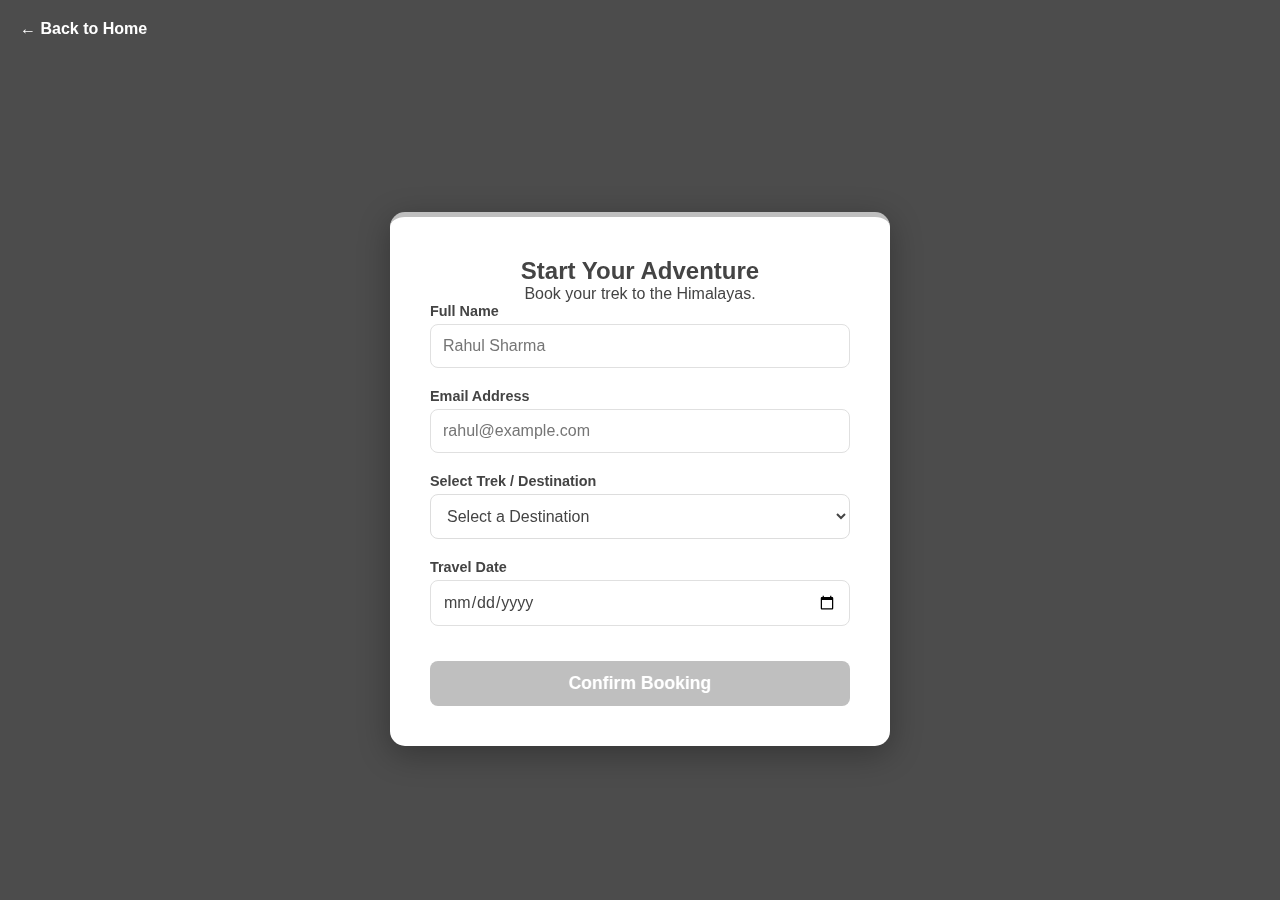
<file: booking.html>
<!DOCTYPE html>
<html lang="en">
<head>
    <meta charset="UTF-8">
    <meta name="viewport" content="width=device-width, initial-scale=1.0">
    <title>Book Your Trek - AGNIII</title>
    <link rel="stylesheet" href="style.css">
    <link rel="stylesheet" href="https://cdnjs.cloudflare.com/ajax/libs/font-awesome/6.0.0/css/all.min.css">
</head>
<body class="login-page">

    <nav class="login-nav" style="display:flex; justify-content:space-between; align-items:center;">
        <a href="index.html" class="back-link">← Back to Home</a>
    </nav>

    <div class="login-container">
        <div class="login-card" style="max-width: 500px;">
            <h2>Start Your Adventure</h2>
            <p>Book your trek to the Himalayas.</p>

            <form id="booking-form" onsubmit="handleBooking(event)">
                <div class="input-group">
                    <label>Full Name</label>
                    <input type="text" id="b-name" placeholder="Rahul Sharma" required>
                </div>

                <div class="input-group">
                    <label>Email Address</label>
                    <input type="email" id="b-email" placeholder="rahul@example.com" required>
                </div>

                <div class="input-group">
                    <label>Select Trek / Destination</label>
                    <select id="b-dest" style="width: 100%; padding: 12px; border-radius: 8px; border: 1px solid #ddd;">
                        <option value="default">Select a Destination</option>
                        <option value="Sari Village">Sari Village (Deoriatal)</option>
                        <option value="Chopta Valley">Chopta Valley</option>
                        <option value="Tungnath Temple">Tungnath Temple</option>
                        <option value="Chandrashila Peak">Chandrashila Peak</option>
                        <option value="Auli">Auli Ski Resort</option>
                        <option value="Valley of Flowers">Valley of Flowers</option>
                        <option value="Rishikesh">Rishikesh</option>
                        <option value="Panch Kedar">Panch Kedar Package</option>
                    </select>
                </div>

                <div class="input-group">
                    <label>Travel Date</label>
                    <input type="date" id="b-date" required>
                </div>

                <button type="submit" class="btn-full">Confirm Booking</button>
            </form>
        </div>
    </div>

    <script src="script.js"></script>
</body>
</html>
</file>
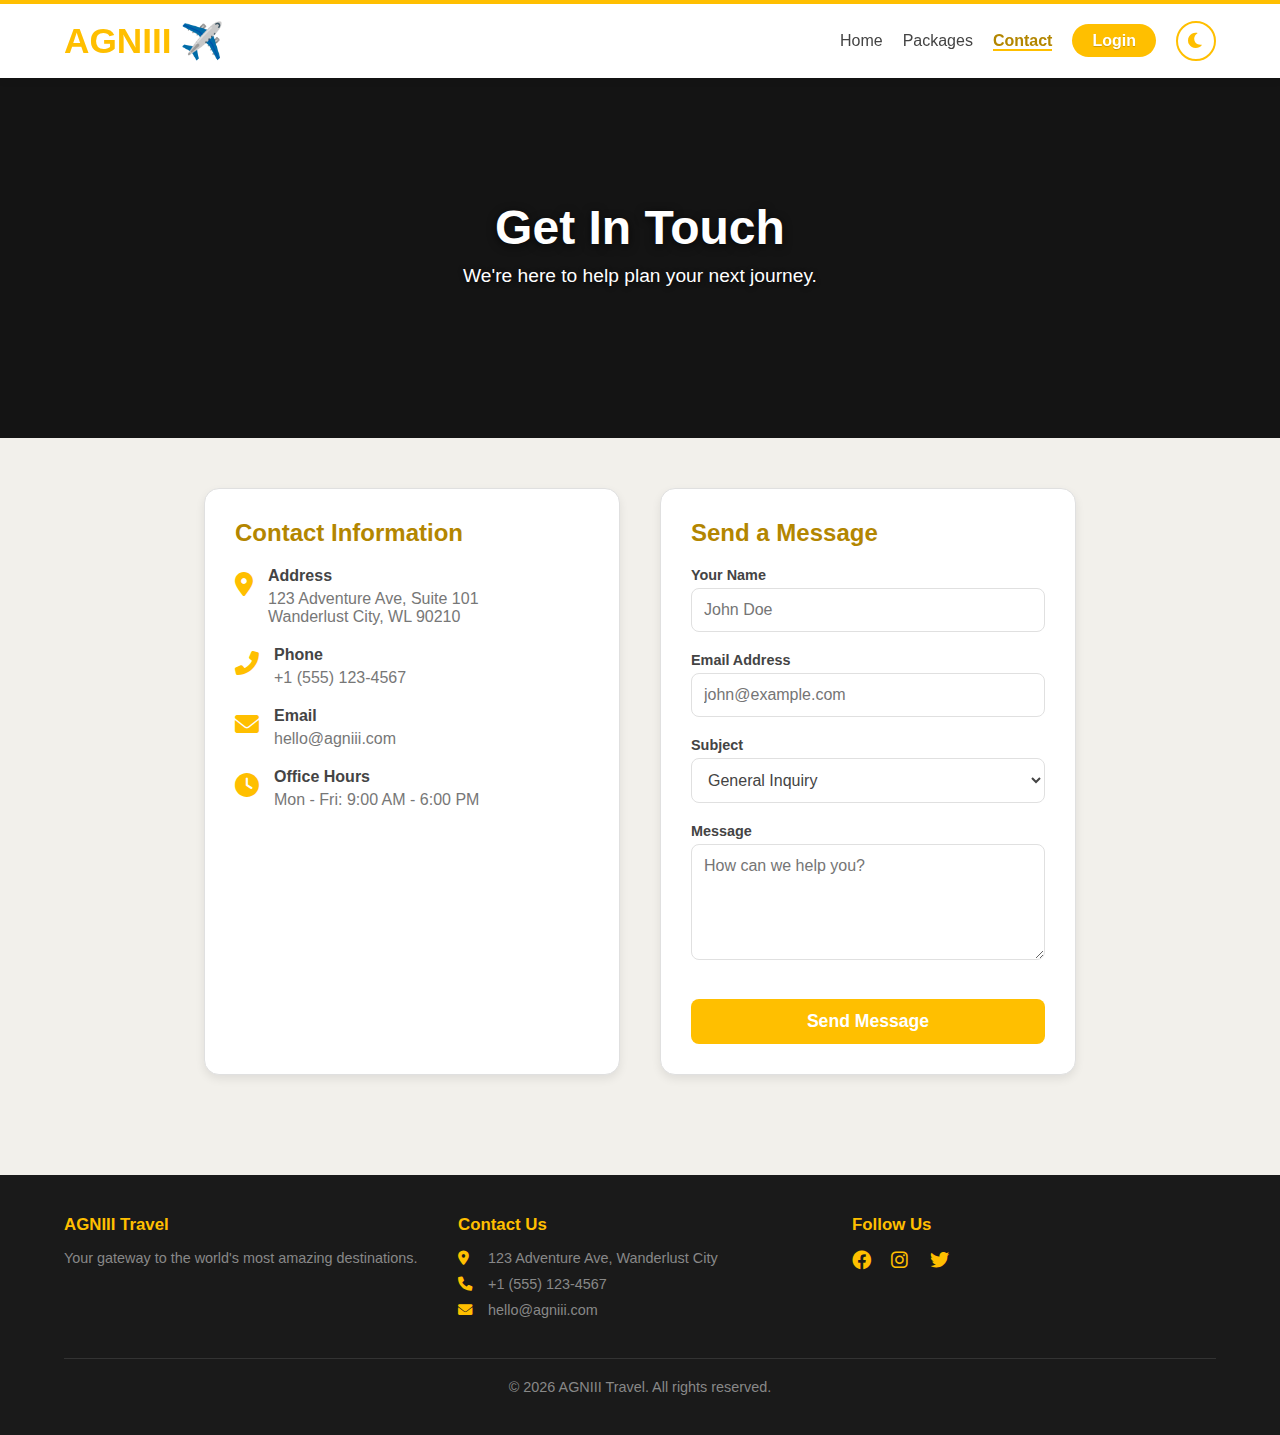
<file: contact.html>
<!DOCTYPE html>
<html lang="en">
<head>
    <meta charset="UTF-8">
    <meta name="viewport" content="width=device-width, initial-scale=1.0">
    <title>Contact Us - AGNIII</title>
    <link rel="stylesheet" href="style.css">
    <link rel="stylesheet" href="https://cdnjs.cloudflare.com/ajax/libs/font-awesome/6.0.0/css/all.min.css">
</head>
<body>

    <header>
        <div class="logo"><span class="logo-text">AGNIII</span> <span class="plane-icon">✈️</span></div>
        <div class="menu-toggle" id="mobile-menu">
            <span class="bar"></span>
            <span class="bar"></span>
            <span class="bar"></span>
        </div>
        <nav>
            <ul id="nav-list">
                <li><a href="index.html">Home</a></li>
                <li><a href="packages.html">Packages</a></li>
                <li><a href="contact.html" class="active-link">Contact</a></li>
                <li><a href="login.html" class="btn-login">Login</a></li>
                <li>
                    <button id="theme-toggle" class="theme-toggle" title="Toggle Dark Mode">
                        <i class="fas fa-moon"></i>
                    </button>
                </li>
            </ul>
        </nav>
    </header>

    <section class="hero" style="height: 40vh;">
        <div class="hero-bg" style="background-image: linear-gradient(rgba(0,0,0,0.6), rgba(0,0,0,0.6)), url('https://images.unsplash.com/photo-1486406146926-c627a92ad1ab'); opacity:1;"></div>
        <div class="hero-content">
            <h1>Get In Touch</h1>
            <p>We're here to help plan your next journey.</p>
        </div>
    </section>

    <main>
        <div class="contact-container">
            <div class="contact-info-card">
                <h2>Contact Information</h2>
                <div class="contact-detail-item">
                    <i class="fas fa-map-marker-alt"></i>
                    <div>
                        <h4>Address</h4>
                        <p>123 Adventure Ave, Suite 101<br>Wanderlust City, WL 90210</p>
                    </div>
                </div>
                <div class="contact-detail-item">
                    <i class="fas fa-phone-alt"></i>
                    <div>
                        <h4>Phone</h4>
                        <p>+1 (555) 123-4567</p>
                    </div>
                </div>
                <div class="contact-detail-item">
                    <i class="fas fa-envelope"></i>
                    <div>
                        <h4>Email</h4>
                        <p>hello@agniii.com</p>
                    </div>
                </div>
                <div class="contact-detail-item">
                    <i class="fas fa-clock"></i>
                    <div>
                        <h4>Office Hours</h4>
                        <p>Mon - Fri: 9:00 AM - 6:00 PM</p>
                    </div>
                </div>
            </div>

            <div class="contact-form">
                <h2>Send a Message</h2>
                <form onsubmit="event.preventDefault(); alert('Message sent! We will contact you shortly.');">
                    <div class="input-group">
                        <label>Your Name</label>
                        <input type="text" placeholder="John Doe" required>
                    </div>
                    <div class="input-group">
                        <label>Email Address</label>
                        <input type="email" placeholder="john@example.com" required>
                    </div>
                    <div class="input-group">
                        <label>Subject</label>
                        <select>
                            <option>General Inquiry</option>
                            <option>Booking Issue</option>
                            <option>Custom Package</option>
                        </select>
                    </div>
                    <div class="input-group">
                        <label>Message</label>
                        <textarea rows="5" placeholder="How can we help you?" required></textarea>
                    </div>
                    <button type="submit" class="btn-full" style="width:100%;">Send Message</button>
                </form>
            </div>
        </div>
    </main>

    <footer>
        <div class="footer-content">
            <div class="footer-section">
                <h3>AGNIII Travel</h3>
                <p>Your gateway to the world's most amazing destinations.</p>
            </div>
            <div class="footer-section">
                <h3>Contact Us</h3>
                <p><i class="fas fa-map-marker-alt"></i> 123 Adventure Ave, Wanderlust City</p>
                <p><i class="fas fa-phone"></i> +1 (555) 123-4567</p>
                <p><i class="fas fa-envelope"></i> hello@agniii.com</p>
            </div>
            <div class="footer-section">
                <h3>Follow Us</h3>
                <div class="socials">
                    <a href="https://www.facebook.com" target="_blank"><i class="fab fa-facebook"></i></a>
                    <a href="https://www.instagram.com/_thehimalayanmagpie?igsh=M2diMm44YWplY21u" target="_blank"><i class="fab fa-instagram"></i></a>
                    <a href="https://www.twitter.com" target="_blank"><i class="fab fa-twitter"></i></a>
                </div>
            </div>
        </div>
        <div class="footer-bottom">
            <p>&copy; 2026 AGNIII Travel. All rights reserved.</p>
        </div>
    </footer>

    <script src="script.js"></script>
</body>

</html>
</file>
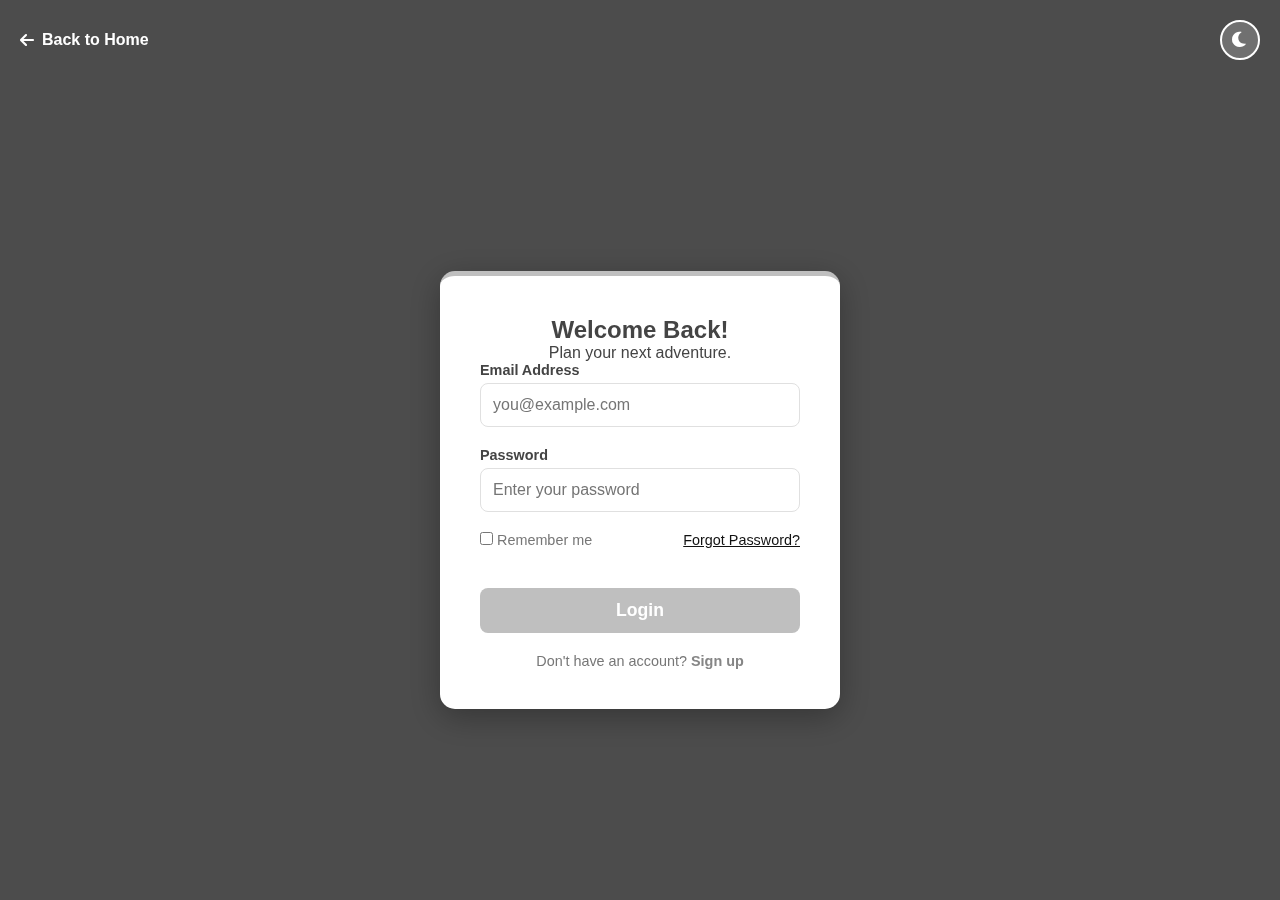
<file: login.html>
<!DOCTYPE html>
<html lang="en">
<head>
    <meta charset="UTF-8">
    <meta name="viewport" content="width=device-width, initial-scale=1.0">
    <title>Login - AGNIII</title>
    <link rel="stylesheet" href="style.css">
    <link rel="stylesheet" href="https://cdnjs.cloudflare.com/ajax/libs/font-awesome/6.0.0/css/all.min.css">
</head>
<body class="login-page">

    <nav class="login-nav" style="display:flex; justify-content:space-between; align-items:center;">
        <a href="index.html" class="back-link"><i class="fas fa-arrow-left"></i> Back to Home</a>
        <button id="theme-toggle" class="theme-toggle" style="background:rgba(255,255,255,0.2); border-color:white; color:white;">
            <i class="fas fa-moon"></i>
        </button>
    </nav>

    <div class="login-container">
        <div class="login-card">
            <h2>Welcome Back!</h2>
            <p>Plan your next adventure.</p>

            <form>
                <div class="input-group">
                    <label for="email">Email Address</label>
                    <input type="email" id="email" placeholder="you@example.com" required>
                </div>

                <div class="input-group">
                    <label for="password">Password</label>
                    <input type="password" id="password" placeholder="Enter your password" required>
                </div>

                <div class="form-actions">
                    <label>
                        <input type="checkbox"> Remember me
                    </label>
                    <a href="#" class="forgot-pass">Forgot Password?</a>
                </div>

                <button type="submit" class="btn-full">Login</button>
            </form>

            <div class="login-footer">
                <p>Don't have an account? <a href="#">Sign up</a></p>
            </div>
        </div>
    </div>
    
    <script src="script.js"></script>

    <script>
        document.querySelector('form').addEventListener('submit', (e) => {
            e.preventDefault(); // Stop page refresh
            
            const email = document.getElementById('email').value;
            const password = document.getElementById('password').value;

            // Simple check (In a real app, this would be on a server)
            if(email === 'admin@agniii.com' && password === 'admin123') {
                localStorage.setItem('isAdmin', 'true'); // Save login state
                alert('Welcome back, Admin!');
                window.location.href = 'index.html'; // Go to home
            } else {
                alert('Invalid Login! Try: admin@agniii.com / admin123');
            }
        });
    </script>
</body>
</html>
</file>
<file: style.css>
/* =========================================
   1. GLOBAL VARIABLES & RESETS
   ========================================= */
:root {
    /* --- DYNAMIC THEME (Vibrant Content) --- */
    --primary-color: #FFBF00;      /* Vibrant Amber */
    --primary-hover: #e0a800;      /* Darker Gold */
    --theme-text: #b38600;         /* Dark Amber Text */
    --bg-overlay: rgba(255, 191, 0, 0.2); 
    
    /* --- BACKGROUNDS --- */
    --theme-bg-light: #f2f0eb;     /* Warm Light Gray */
    --theme-bg-dark: #1f1d1a;      /* Deep Warm Charcoal */

    /* --- DEFAULTS --- */
    --bg-card: #ffffff;
    --bg-header: #ffffff;
    --text-main: #444444;          /* Soft Black */
    --text-light: #777777;         /* Standard Gray */
    --border-color: #e0e0e0;
    --shadow: 0 4px 10px rgba(0,0,0,0.08);
}

/* --- DARK MODE OVERRIDES --- */
body.dark-mode {
    --bg-body: var(--theme-bg-dark); 
    --bg-card: #242424;
    --bg-header: #242424;
    --text-main: #e0e0e0;
    --text-light: #aaaaaa;
    --border-color: #3d3d3d;
    --shadow: 0 4px 10px rgba(0,0,0,0.5);
    --bg-overlay: rgba(255, 255, 255, 0.1); 
}

* { box-sizing: border-box; margin: 0; padding: 0; font-family: 'Segoe UI', Tahoma, Geneva, Verdana, sans-serif; }

body {
    background-color: var(--bg-body, var(--theme-bg-light));
    color: var(--text-main);
    display: flex; flex-direction: column; min-height: 100vh;
    transition: background-color 0.5s ease, color 0.3s ease;
}

main { flex: 1; }

/* =========================================
   2. HEADER & NAVIGATION
   ========================================= */
header {
    background: var(--bg-header); display: flex; justify-content: space-between; align-items: center;
    padding: 1rem 5%; position: sticky; top: 0; z-index: 1000;
    box-shadow: 0 2px 10px rgba(0,0,0,0.05); border-top: 4px solid var(--primary-color); 
    transition: border-color 0.5s ease, background-color 0.3s ease;
}

.logo { font-size: 2.2rem; font-weight: bold; color: var(--primary-color); display: inline-flex; align-items: center; gap: 0.5rem; }
.logo-text { animation: amberGlow 3s infinite ease-in-out; position: relative; display: inline-block; }
@keyframes amberGlow { 
    0%, 100% { text-shadow: 0 0 4px var(--bg-overlay); }
    50% { text-shadow: 0 0 12px var(--primary-color), 0 0 20px var(--bg-overlay); }
}

nav ul { list-style: none; display: flex; gap: 20px; align-items: center; }
nav a { text-decoration: none; color: var(--text-main); font-weight: 500; transition: color 0.3s; }
nav a:hover, .active-link { color: var(--theme-text); font-weight: bold; }
.active-link { border-bottom: 2px solid var(--primary-color); }

.btn-login { background-color: var(--primary-color); color: #fff !important; padding: 8px 20px; border-radius: 20px; transition: 0.3s; font-weight: bold; text-shadow: 0 1px 1px rgba(0,0,0,0.2); }
.btn-login:hover { background-color: var(--primary-hover); }

/* MISSING CLASS FIXED HERE */
.btn-full {
    width: 100%;
    background-color: var(--primary-color);
    color: white;
    padding: 12px;
    border: none;
    border-radius: 8px;
    font-size: 1.1rem;
    font-weight: bold;
    cursor: pointer;
    transition: background 0.3s;
    margin-top: 15px;
}
.btn-full:hover { background-color: var(--primary-hover); }

.theme-toggle {
    background: transparent; border: 2px solid var(--primary-color); color: var(--primary-color);            
    width: 40px; height: 40px; border-radius: 50%; display: flex; align-items: center; justify-content: center;
    cursor: pointer; font-size: 1.1rem; transition: 0.3s ease;
}
.theme-toggle:hover { background-color: var(--primary-color); color: white; transform: rotate(15deg); }

/* =========================================
   3. ADMIN PANEL (HIDDEN BY DEFAULT)
   ========================================= */
#admin-panel {
    background: #222; 
    color: white; 
    padding: 10px; 
    display: none; /* <--- HIDDEN BY DEFAULT */
    justify-content: center; 
    gap: 15px; 
    flex-wrap: wrap; 
    border-bottom: 2px solid var(--primary-color);
}
.admin-label { display: flex; align-items: center; gap: 8px; cursor: pointer; font-weight: bold; color: var(--primary-color); }
.admin-btn { padding: 5px 12px; border: none; border-radius: 4px; cursor: pointer; font-weight: bold; color: white; transition: 0.3s; }
.btn-add { background: #28a745; } .btn-add:hover { background: #218838; }
.btn-save { background: #007bff; } .btn-save:hover { background: #0069d9; }
.btn-reset { background: #dc3545; } .btn-reset:hover { background: #c82333; }

.sortable-ghost { opacity: 0.4; background: #e0e0e0; border: 2px dashed #999; }
.editing-active .card { cursor: move; border: 2px dashed var(--primary-color); }
.editable-text { border: 1px dashed #ccc; padding: 2px; min-width: 20px; display: inline-block; }
.editing-active img:hover { opacity: 0.7; cursor: copy; }

/* =========================================
   4. HERO & SEARCH
   ========================================= */
.hero { position: relative; height: 80vh; display: flex; align-items: center; justify-content: center; text-align: center; color: white; overflow: hidden; background-color: #333; }
.hero-bg { position: absolute; top: 0; left: 0; width: 100%; height: 100%; background-size: cover; background-position: center; transition: opacity 2s ease-in-out; filter: grayscale(85%) brightness(90%); }
#bg-1 { z-index: 1; opacity: 1; background-image: linear-gradient(rgba(0,0,0,0.5), rgba(0,0,0,0.5)), url('https://images.unsplash.com/photo-1476514525535-07fb3b4ae5f1'); }
#bg-2 { z-index: 2; opacity: 0; }
.hero-content { position: relative; z-index: 3; }
.hero h1 { font-size: 3rem; margin-bottom: 10px; text-shadow: 0 2px 10px rgba(0,0,0,0.7); }
.hero p { font-size: 1.2rem; margin-bottom: 30px; text-shadow: 0 1px 5px rgba(0,0,0,0.7); }

.search-box {
    position: relative; background: var(--bg-card); padding: 15px; border-radius: 50px; display: flex; gap: 10px; margin: 0 auto; max-width: 90%; border: 2px solid var(--primary-color);
}
.search-box input { 
    border: none; padding: 10px 15px; outline: none; background: transparent; color: var(--text-main);
    flex: 1; min-width: 0; 
}
.search-box button { background-color: var(--primary-color); color: white; border: none; padding: 10px 25px; border-radius: 30px; font-weight: bold; cursor: pointer; transition: background 0.3s; }
.search-box button:hover { background-color: var(--primary-hover); }

.search-dropdown {
    position: absolute; top: 100%; left: 20px; right: 20px; background: var(--bg-card); border: 1px solid var(--primary-color); border-top: none; border-radius: 0 0 15px 15px;
    max-height: 200px; overflow-y: auto; z-index: 100; display: none; box-shadow: 0 4px 10px rgba(0,0,0,0.2); margin-top: 5px;
}
.search-dropdown div { padding: 12px 15px; cursor: pointer; color: var(--text-main); border-bottom: 1px solid var(--border-color); transition: 0.2s; text-align: left; }
.search-dropdown div:hover { background-color: var(--bg-overlay); color: var(--theme-text); padding-left: 20px; }
.search-status { text-align: center; font-size: 1.2rem; color: var(--primary-color); margin: 20px 0 10px 0; font-weight: bold; display: none; animation: fadeIn 0.3s ease-in-out; }
@keyframes fadeIn { from { opacity: 0; transform: translateY(-5px); } to { opacity: 1; transform: translateY(0); } }

/* =========================================
   5. CARDS & LAYOUT
   ========================================= */
.destinations { padding: 60px 5%; text-align: center; }
.city-section { background-color: rgba(0,0,0,0.02); }
.grid-container { display: grid; grid-template-columns: repeat(auto-fill, minmax(280px, 1fr)); gap: 30px; }

.card {
    background: var(--bg-card); border-radius: 15px; overflow: hidden; box-shadow: var(--shadow);
    transition: all 0.4s cubic-bezier(0.175, 0.885, 0.32, 1.275); display: flex; flex-direction: column;
    border: 1px solid var(--border-color); position: relative;
    cursor: pointer;
}
.card:active {
    transform: scale(0.98);
    box-shadow: 0 5px 15px rgba(0,0,0,0.1);
    transition: 0.1s;
}

.card:hover { transform: scale(1.1) translateY(-10px); z-index: 10; box-shadow: 0 20px 40px rgba(0,0,0,0.2); border-color: var(--primary-color); }
.card img { width: 100%; height: 200px; object-fit: cover; transition: transform 0.5s ease; }
.card:hover img { transform: scale(1.05); }
.card-info { padding: 20px; text-align: left; display: flex; flex-direction: column; flex-grow: 1; }
.card-info h3 { color: var(--theme-text); margin-bottom: 10px; transition: color 0.5s ease; }
.card-info p { color: var(--text-light); font-size: 0.9rem; flex-grow: 1; }
.price { font-size: 1.1rem; font-weight: bold; color: var(--text-main); }
.tag { background-color: var(--bg-overlay); color: var(--theme-text); padding: 4px 10px; border-radius: 12px; font-size: 0.8rem; font-weight: bold; display: inline-block; margin-bottom: 8px; transition: background 0.5s; }
.card-actions { display: flex; gap: 10px; margin-top: auto; width: 100%; }
.book-btn { flex: 1; display: block; text-align: center; text-decoration: none; padding: 10px; background-color: var(--bg-card); border: 2px solid var(--primary-color); color: var(--theme-text); border-radius: 5px; font-weight: bold; transition: 0.3s; }
.book-btn:hover { background-color: var(--primary-color); color: white; }
.map-btn { display: flex; align-items: center; justify-content: center; padding: 10px 15px; background-color: var(--bg-card); border: 2px solid var(--border-color); color: var(--text-light); border-radius: 5px; text-decoration: none; transition: 0.3s; cursor: pointer;}
.map-btn:hover { border-color: var(--primary-color); color: var(--primary-color); background-color: var(--bg-overlay); }

.package-card { position: relative; }
.badge { position: absolute; top: 15px; right: 15px; background-color: #ff4757; color: white; padding: 5px 10px; font-size: 0.8rem; font-weight: bold; border-radius: 20px; box-shadow: 0 2px 5px rgba(0,0,0,0.2); }
.package-features { list-style: none; margin: 15px 0; padding: 0; text-align: left; }
.package-features li { font-size: 0.9rem; color: var(--text-light); margin-bottom: 8px; display: flex; align-items: center; gap: 10px; }
.package-features i { color: var(--primary-color); transition: color 0.5s; }

/* =========================================
   6. MODAL & MISC
   ========================================= */
.modal { display: none; position: fixed; z-index: 2000; left: 0; top: 0; width: 100%; height: 100%; background-color: rgba(0, 0, 0, 0.9); justify-content: center; align-items: center; }
.modal-content { position: relative; background-color: var(--bg-card); padding: 20px; width: 90%; max-width: 800px; border-radius: 10px; text-align: center; border-top: 5px solid var(--primary-color); }
.close-btn { position: absolute; top: 10px; right: 20px; font-size: 30px; font-weight: bold; color: var(--text-main); cursor: pointer; }
.large-modal { max-width: 900px; width: 95%; max-height: 90vh; overflow-y: auto; text-align: left; }
.modal-body { display: grid; grid-template-columns: 1fr 1fr; gap: 30px; margin-top: 20px; }
@media (max-width: 768px) { .modal-body { grid-template-columns: 1fr; } }
.modal-info h3, .modal-map h3 { color: var(--primary-color); border-bottom: 2px solid var(--border-color); padding-bottom: 5px; margin-bottom: 10px; margin-top: 20px; }
.travel-modes { background: var(--bg-body); padding: 15px; border-radius: 8px; border: 1px solid var(--border-color); }
.mode { margin-bottom: 10px; display: flex; align-items: center; gap: 10px; color: var(--text-main); }
.mode i { color: var(--primary-color); width: 20px; text-align: center; }
.modal-map iframe { box-shadow: var(--shadow); }
.reviews-list { max-height: 200px; overflow-y: auto; }
.review-item { background: var(--bg-body); padding: 10px; margin-bottom: 10px; border-radius: 5px; border-left: 3px solid var(--primary-color); }
.review-user { font-weight: bold; color: var(--theme-text); font-size: 0.9rem; }
.review-text { font-style: italic; color: var(--text-light); font-size: 0.85rem; margin-top: 4px; }
.review-stars { color: #ffca28; font-size: 0.8rem; }
.modal-footer { margin-top: 30px; text-align: center; }
#modal-main-img { width: 100%; height: 400px; object-fit: cover; border-radius: 5px; margin-bottom: 15px; }
.thumbnail-container { display: flex; gap: 10px; justify-content: center; padding-bottom: 10px; }
.thumb { width: 80px; height: 60px; object-fit: cover; border-radius: 4px; cursor: pointer; opacity: 0.6; }
.thumb:hover, .thumb.active { opacity: 1; border: 2px solid var(--primary-color); }
.slide-container { position: relative; display: flex; align-items: center; justify-content: center; }

/* =========================================
   7. FOOTER
   ========================================= */
footer { background: #1a1a1a; color: #888; padding: 40px 5%; margin-top: 50px; font-size: 0.9rem; }
.footer-content { display: grid; grid-template-columns: repeat(auto-fit, minmax(250px, 1fr)); gap: 30px; text-align: left; }
.footer-section h3 { color: var(--primary-color); margin-bottom: 15px; }
.footer-section p { margin-bottom: 10px; display: flex; align-items: center; gap: 10px; }
.footer-section i { color: var(--primary-color); width: 20px; }
.socials a { color: white; font-size: 1.2rem; margin-right: 15px; transition: 0.3s; }
.socials a:hover { color: var(--primary-color); }
.footer-bottom { text-align: center; margin-top: 30px; padding-top: 20px; border-top: 1px solid #333; }

/* CONTACT PAGE SPECIFIC */
.contact-container { padding: 50px 5%; max-width: 1000px; margin: 0 auto; display: flex; gap: 40px; flex-wrap: wrap; }
.contact-form, .contact-info-card { flex: 1; min-width: 300px; background: var(--bg-card); padding: 30px; border-radius: 15px; box-shadow: var(--shadow); border: 1px solid var(--border-color); }
.contact-form h2, .contact-info-card h2 { color: var(--theme-text); margin-bottom: 20px; }
.contact-detail-item { display: flex; align-items: flex-start; gap: 15px; margin-bottom: 20px; }
.contact-detail-item i { font-size: 1.5rem; color: var(--primary-color); margin-top: 5px; }
.contact-detail-item h4 { color: var(--text-main); margin-bottom: 5px; }
.contact-detail-item p { color: var(--text-light); }

/* MOBILE & ANIMATION */
.menu-toggle { display: none; flex-direction: column; cursor: pointer; }
.menu-toggle .bar { width: 25px; height: 3px; background-color: var(--text-main); margin: 4px 0; transition: 0.4s; }
@media (max-width: 768px) { .menu-toggle { display: flex; } nav ul { display: none; flex-direction: column; width: 100%; position: absolute; top: 70px; left: 0; background-color: var(--bg-header); padding: 20px 0; box-shadow: 0 4px 4px rgba(0,0,0,0.1); } nav ul.active { display: flex; } }
.plane-icon { display: inline-block; animation: fly 2.5s infinite ease-in-out; }
@keyframes fly { 0% { transform: translate(0, 0) scale(1); opacity: 1; } 50% { transform: translate(8px, -8px) scale(1.1); opacity: 1; } 100% { transform: translate(20px, -20px) scale(0.5); opacity: 0; } }

/* LOGIN & FORMS */
.login-page {
    background: linear-gradient(rgba(0,0,0,0.7), rgba(0,0,0,0.7)), url('https://images.unsplash.com/photo-1476514525535-07fb3b4ae5f1');
    background-size: cover; background-position: center; filter: grayscale(100%); 
    height: 100vh; display: flex; flex-direction: column; overflow: hidden;
}
.login-nav { padding: 20px; }
.back-link { color: white; text-decoration: none; font-weight: bold; display: flex; align-items: center; gap: 8px; }
.login-container { flex: 1; display: flex; justify-content: center; align-items: center; }
.login-card {
    background: var(--bg-card); padding: 40px; border-radius: 15px; width: 100%; max-width: 400px;
    box-shadow: 0 8px 32px rgba(0,0,0,0.3); text-align: center; border-top: 5px solid var(--primary-color); 
    transition: border-color 0.5s ease;
}
.input-group { text-align: left; margin-bottom: 20px; }
.input-group label { display: block; font-size: 0.9rem; color: var(--text-main); margin-bottom: 5px; font-weight: bold; }
.input-group input, .input-group select, .input-group textarea { 
    width: 100%; padding: 12px; border: 1px solid var(--border-color); 
    background-color: var(--bg-body); color: var(--text-main); border-radius: 8px; font-size: 1rem; outline-color: var(--primary-color); 
}
.form-actions { display: flex; justify-content: space-between; font-size: 0.9rem; margin-bottom: 25px; color: var(--text-light); }
.login-footer { margin-top: 20px; font-size: 0.9rem; color: var(--text-light); }
.login-footer a { color: var(--theme-text); font-weight: bold; text-decoration: none; }

/* =========================================
   8. NEW: SLIDESHOW GALLERY STYLES
   ========================================= */
.gallery-container {
    display: flex;
    flex-direction: column;
    gap: 15px;
    height: 100%;
    max-height: 80vh; /* Keeps it within view */
}

/* Main Display Area */
.gallery-main-wrapper {
    position: relative;
    flex: 1;
    background: #000; /* Dark background for photos */
    border-radius: 8px;
    overflow: hidden;
    display: flex;
    align-items: center;
    justify-content: center;
}

#gallery-main-img {
    width: 100%;
    height: 100%;
    max-height: 500px; /* Limit height */
    object-fit: contain; /* Ensure whole photo is seen */
    transition: opacity 0.4s ease;
}

/* Navigation Arrows */
.gallery-nav {
    position: absolute;
    top: 50%;
    transform: translateY(-50%);
    background: rgba(0, 0, 0, 0.5);
    color: white;
    border: none;
    padding: 15px;
    cursor: pointer;
    font-size: 1.5rem;
    border-radius: 50%;
    transition: 0.3s;
    user-select: none;
    width: 50px;
    height: 50px;
    display: flex;
    align-items: center;
    justify-content: center;
}
.gallery-nav:hover { background: var(--primary-color); }
.gallery-nav.prev { left: 10px; }
.gallery-nav.next { right: 10px; }

/* Thumbnails Strip */
.gallery-thumbnails {
    display: flex;
    gap: 10px;
    overflow-x: auto;
    padding: 5px;
    background: rgba(0,0,0,0.05);
    border-radius: 8px;
    /* Custom Scrollbar for style */
    scrollbar-width: thin;
    scrollbar-color: var(--primary-color) transparent;
}

.gallery-thumbnails::-webkit-scrollbar { height: 6px; }
.gallery-thumbnails::-webkit-scrollbar-thumb { background: var(--primary-color); border-radius: 10px; }

.gallery-thumb {
    width: 80px;
    height: 60px;
    object-fit: cover;
    border-radius: 4px;
    cursor: pointer;
    opacity: 0.5;
    transition: 0.3s;
    border: 2px solid transparent;
    flex-shrink: 0;
}

.gallery-thumb:hover { opacity: 0.8; }
.gallery-thumb.active {
    opacity: 1;
    border-color: var(--primary-color);
    transform: scale(1.05);
}
</file>
